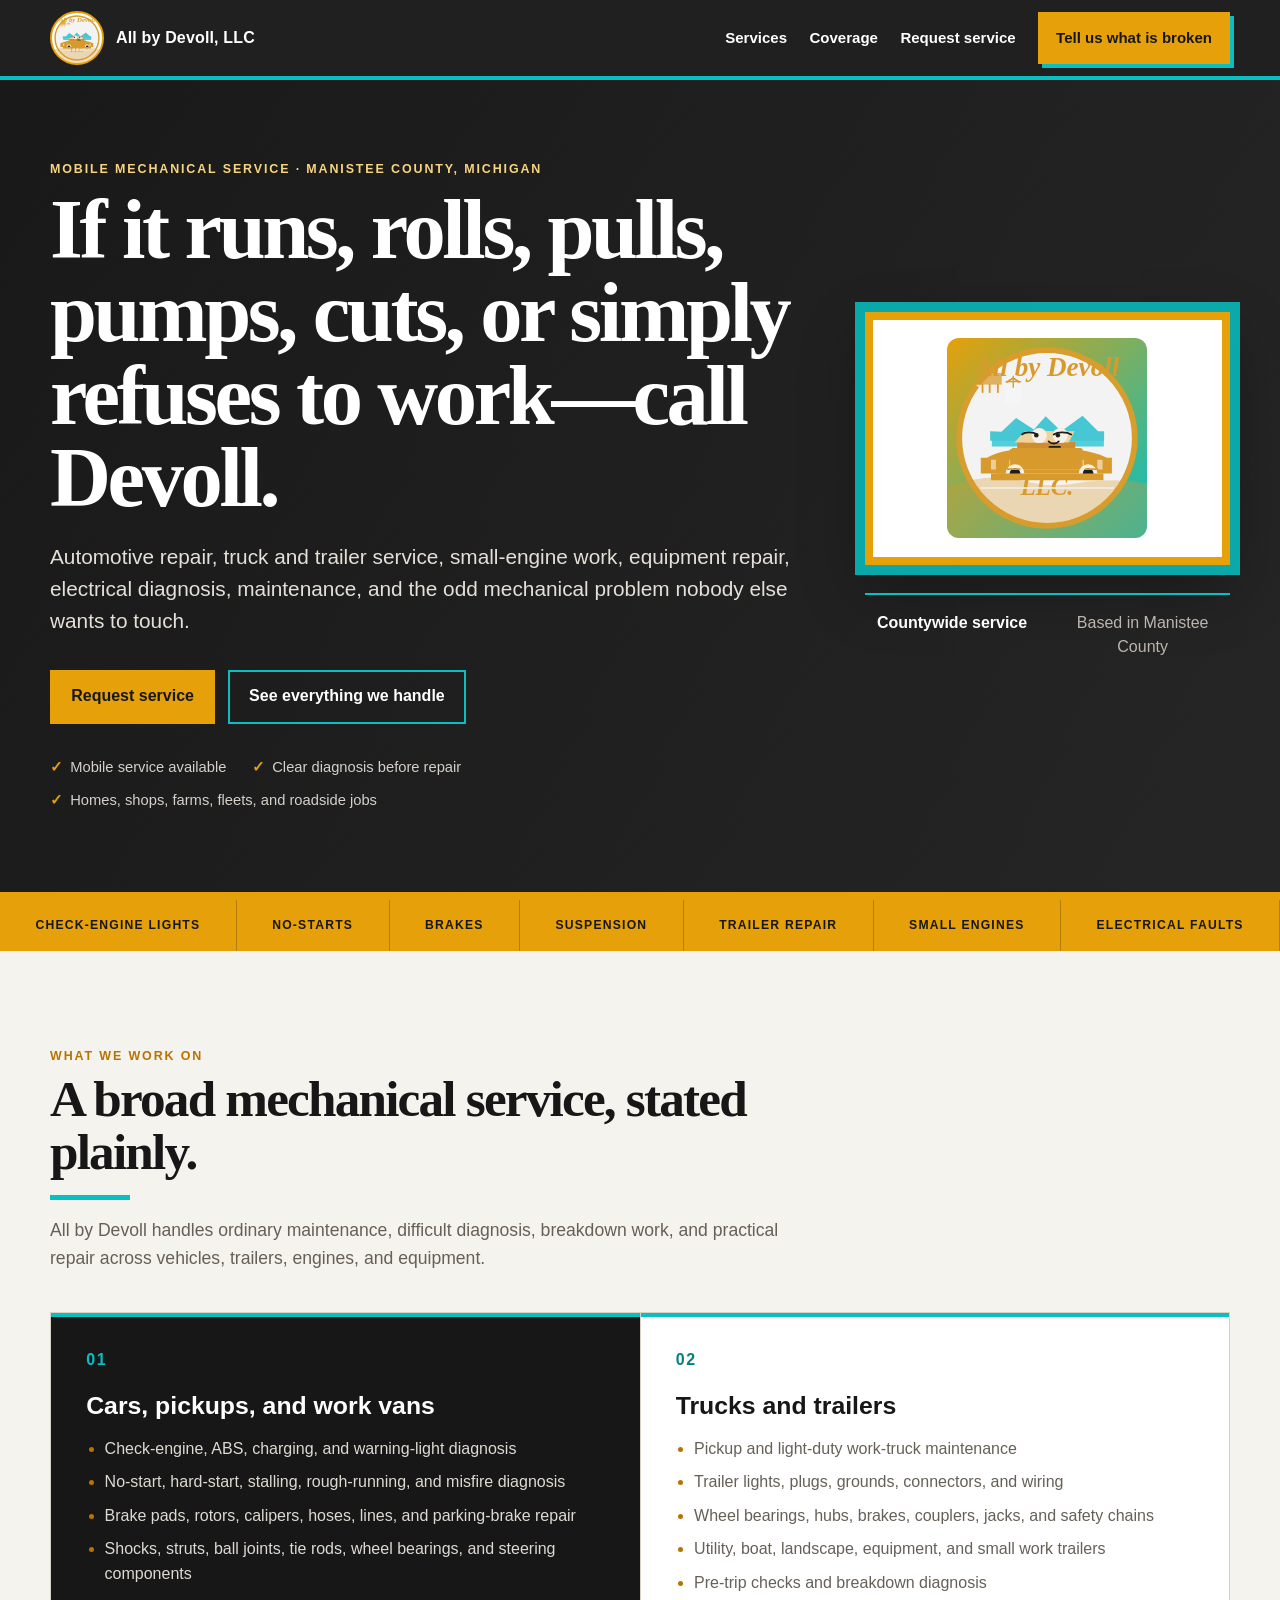
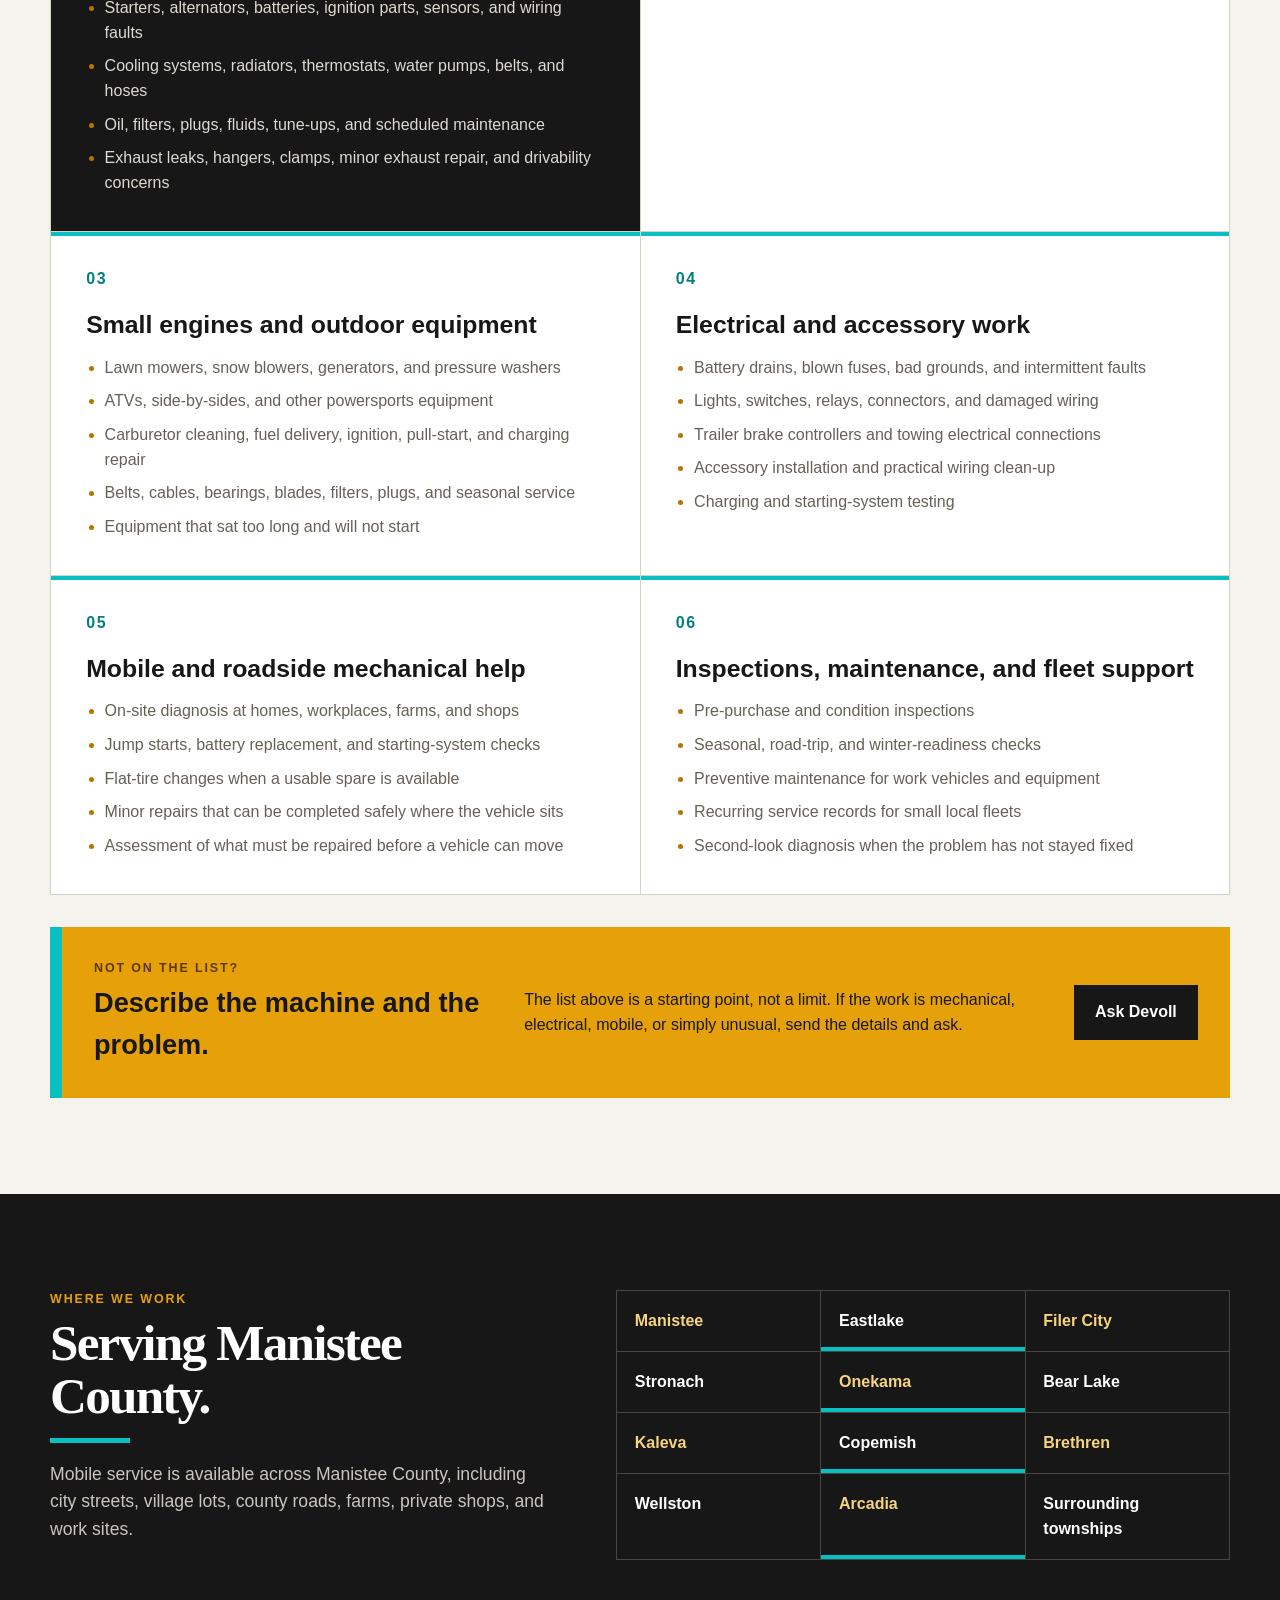
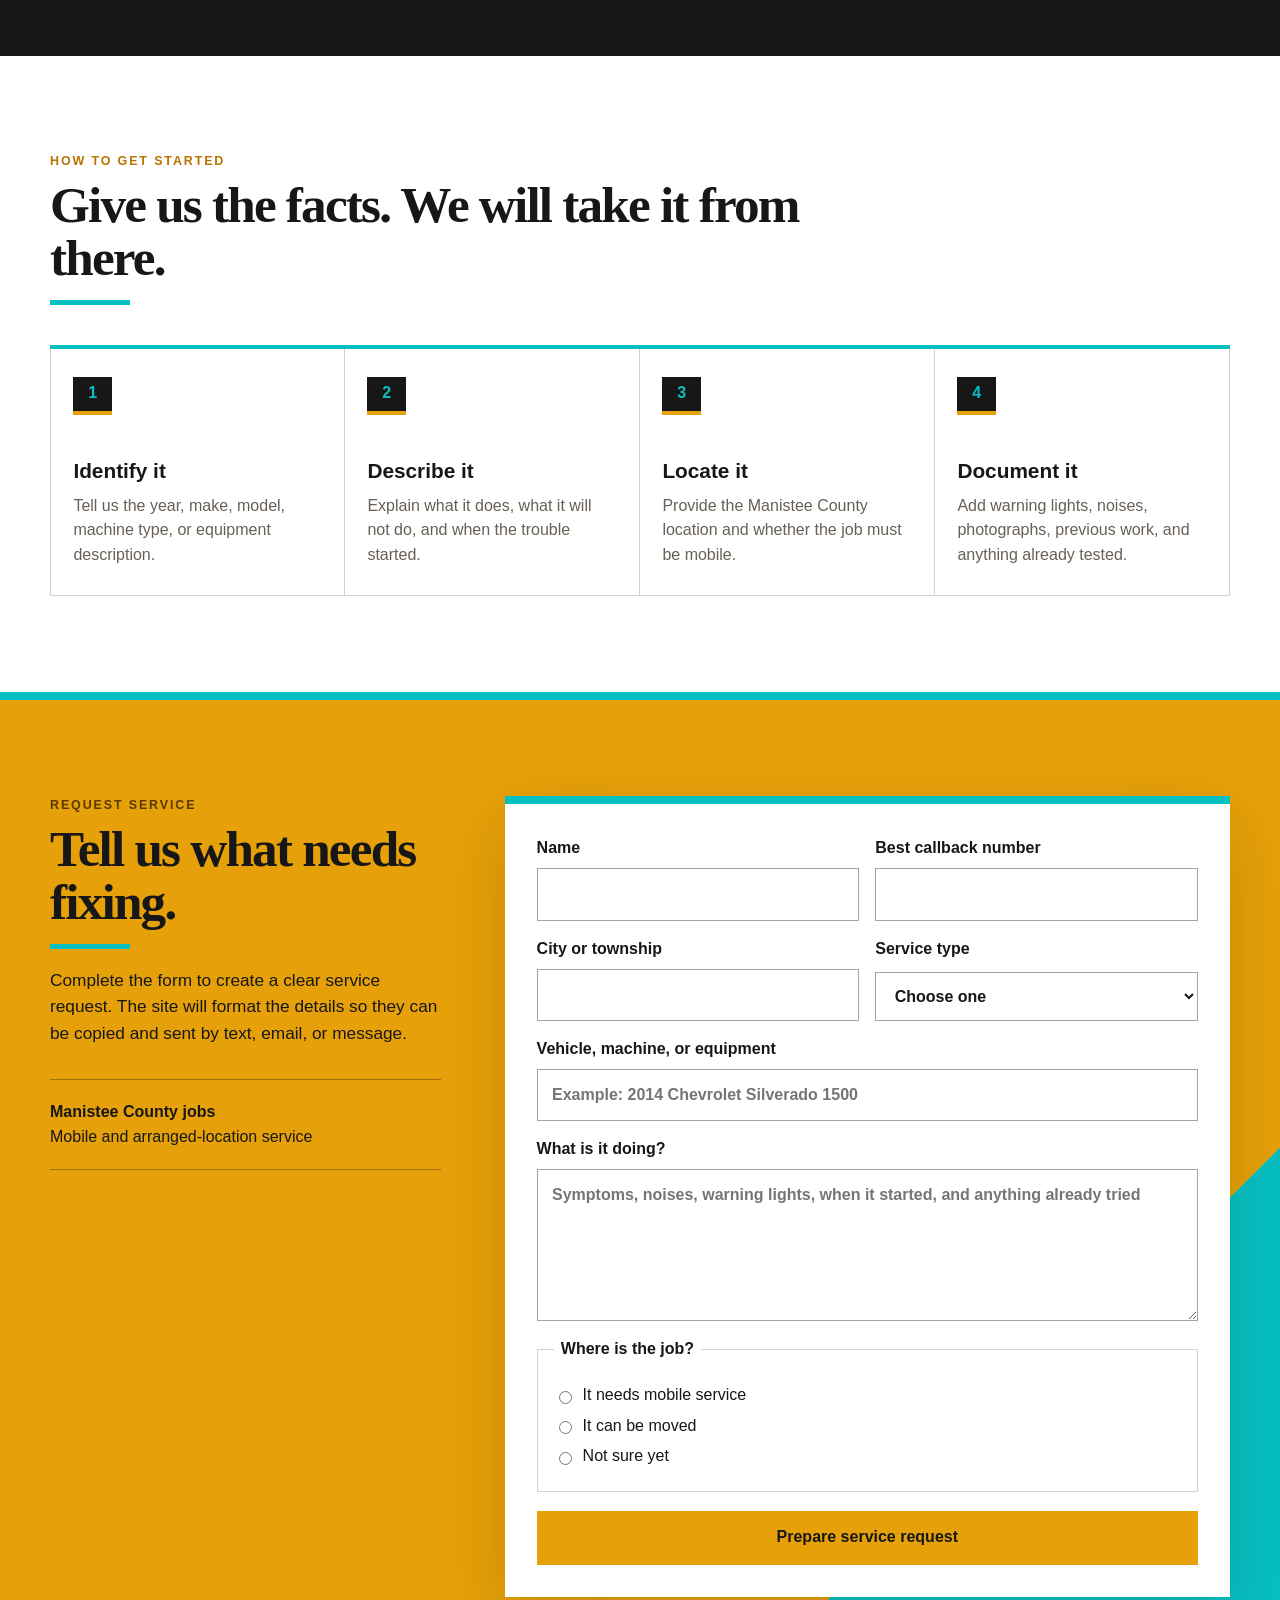
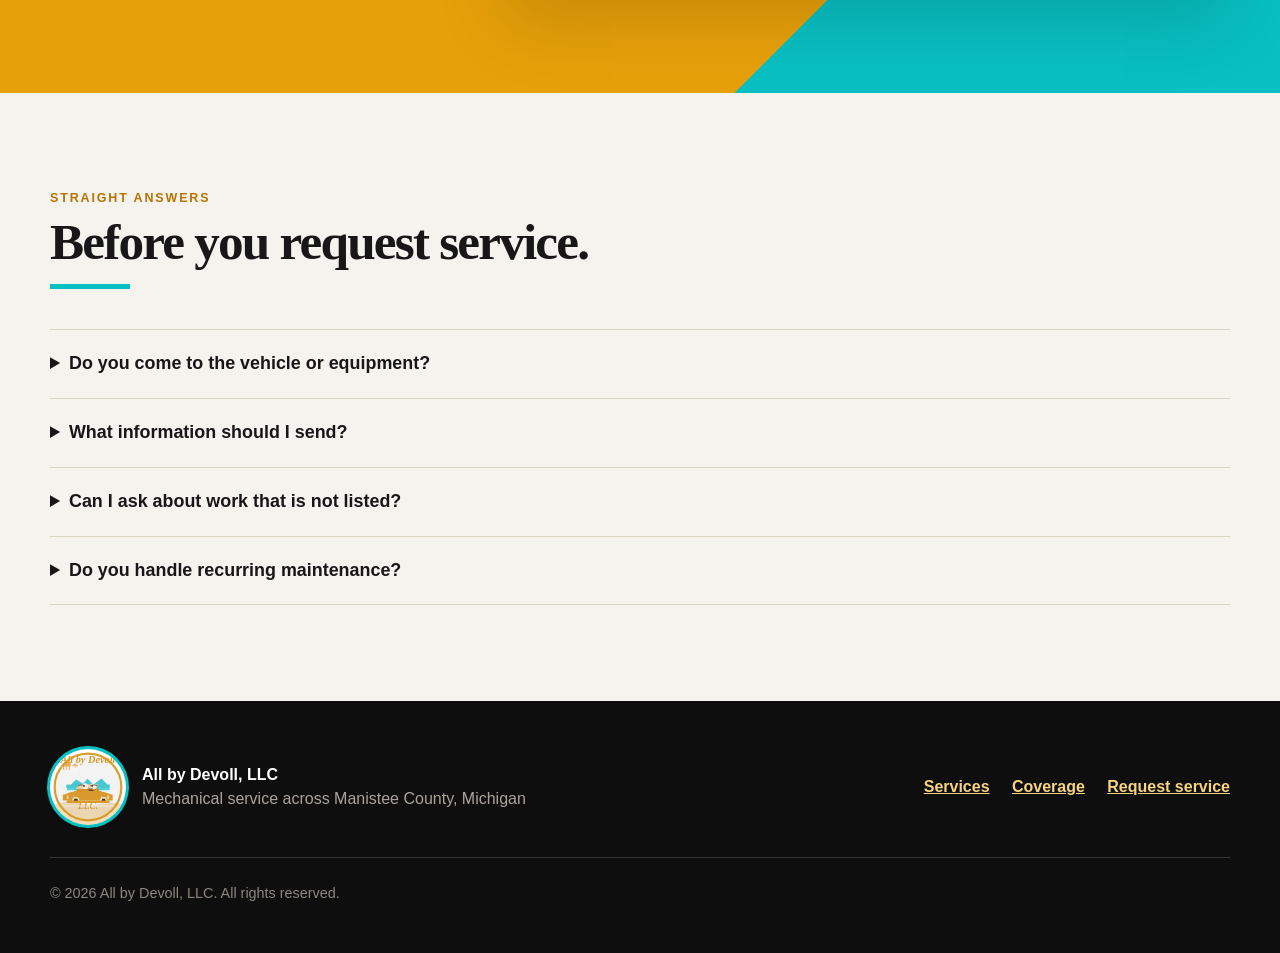
<file: all-by-devoll.html>
<!doctype html>
<html lang="en">
<head>
  <meta charset="utf-8">
  <meta name="viewport" content="width=device-width, initial-scale=1">
  <meta name="theme-color" content="#151515">
  <meta name="description" content="All by Devoll LLC provides mobile mechanical repair, diagnostics, maintenance, trailer service, equipment repair, and practical fix-it work throughout Manistee County, Michigan.">
  <title>All by Devoll LLC | Mobile Mechanical Service in Manistee County</title>
  <link rel="stylesheet" href="all-by-devoll-styles.css">
  <script src="all-by-devoll-script.js" defer></script>
</head>
<body>
  <a class="skip-link" href="#main">Skip to main content</a>

  <header class="site-header" id="top">
    <div class="header-inner">
      <a class="brand" href="#top" aria-label="All by Devoll home">
        <img class="brand-logo" src="data:image/svg+xml,%3Csvg xmlns='http://www.w3.org/2000/svg' viewBox='0 0 900 900'%3E%3Ccircle cx='450' cy='450' r='395' fill='%23f3f3f3'/%3E%3Ccircle cx='450' cy='450' r='395' fill='none' stroke='%23d79d2d' stroke-width='26'/%3E%3Ctext x='450' y='170' text-anchor='middle' font-family='Georgia, serif' font-style='italic' font-weight='700' font-size='122' fill='%23d89a2d'%3EAll by Devoll%3C/text%3E%3Ctext x='450' y='705' text-anchor='middle' font-family='Georgia, serif' font-style='italic' font-weight='700' font-size='112' fill='%23d89a2d'%3ELLC.%3C/text%3E%3Cpath d='M 202 459 H 706 V 488 H 202 Z' fill='%2350d0da'/%3E%3Cpath d='M 245 422 L 311 360 L 391 412 L 444 352 L 514 420 L 610 350 L 680 420 L 707 420 L 707 462 L 194 462 L 194 420 Z' fill='%2346c7d3'/%3E%3Cpath d='M 262 228 L 298 198 L 334 228 L 334 298 L 262 298 Z' fill='%23f4f5f5'/%3E%3Cpath d='M 286 168 L 291 185 L 263 196 L 261 228 L 334 228 L 334 196 L 305 185 L 309 168 Z' fill='%23f4f5f5'/%3E%3Cpath d='M 270 198 L 298 180 L 324 198' fill='none' stroke='%23d89a2d' stroke-width='8' stroke-linecap='round'/%3E%3Cpath d='M 298 170 L 298 224' stroke='%23d89a2d' stroke-width='6'/%3E%3Cpath d='M 264 196 L 334 196' stroke='%23d89a2d' stroke-width='6'/%3E%3Cpath d='M 246 210 L 129 210 L 172 158 L 246 158 Z' fill='%23d89a2d' opacity='0.75'/%3E%3Cpath d='M 248 210 L 130 210 L 164 244 L 248 244 Z' fill='%23f7f0e6' opacity='0.8'/%3E%3Cpath d='M 229 210 L 229 244' stroke='%23d89a2d' stroke-width='8' stroke-linecap='round'/%3E%3Cpath d='M 192 210 L 192 244' stroke='%23d89a2d' stroke-width='8' stroke-linecap='round'/%3E%3Cpath d='M 160 210 L 160 244' stroke='%23d89a2d' stroke-width='8' stroke-linecap='round'/%3E%3Cpath d='M 180 155 L 217 155' stroke='%23d89a2d' stroke-width='7'/%3E%3Cpath d='M 152 539 H 742 V 610 H 152 Z' fill='%23d89a2d'/%3E%3Cpath d='M 170 547 C 250 475, 628 474, 732 547 L 732 594 L 170 594 Z' fill='%23d89a2d'/%3E%3Cpath d='M 198 548 H 700 V 592 H 198 Z' fill='%23f7f0e6' opacity='0.62'/%3E%3Cpath d='M 284 500 H 610 V 592 H 284 Z' fill='%23d89a2d'/%3E%3Cpath d='M 316 468 H 577 V 520 H 316 Z' fill='%23cf8d2f'/%3E%3Cpath d='M 304 470 L 350 420 L 466 420 L 524 470 Z' fill='%23f0d29d'/%3E%3Cpath d='M 350 470 L 370 420 L 574 420 L 548 470 Z' fill='%23f0d29d'/%3E%3Cpath d='M 292 495 H 606 V 521 H 292 Z' fill='%23d89a2d'/%3E%3Crect x='220' y='530' width='60' height='80' fill='%23d89a2d'/%3E%3Crect x='616' y='530' width='60' height='80' fill='%23d89a2d'/%3E%3Ccircle cx='306' cy='610' r='42' fill='%23f7f0e6'/%3E%3Ccircle cx='635' cy='610' r='42' fill='%23f7f0e6'/%3E%3Ccircle cx='306' cy='610' r='24' fill='%231c1d1d'/%3E%3Ccircle cx='635' cy='610' r='24' fill='%231c1d1d'/%3E%3Ccircle cx='415' cy='439' r='34' fill='%23f7f0e6'/%3E%3Ccircle cx='510' cy='439' r='34' fill='%23f7f0e6'/%3E%3Ccircle cx='402' cy='438' r='10' fill='%231c1d1d'/%3E%3Ccircle cx='499' cy='438' r='10' fill='%231c1d1d'/%3E%3Cpath d='M 338 434 C 351 421 388 423 407 434' fill='none' stroke='%231c1d1d' stroke-width='8' stroke-linecap='round'/%3E%3Cpath d='M 480 434 C 500 421 540 423 559 434' fill='none' stroke='%231c1d1d' stroke-width='8' stroke-linecap='round'/%3E%3Cpath d='M 457 465 C 469 477 491 479 503 465' fill='none' stroke='%231c1d1d' stroke-width='8' stroke-linecap='round'/%3E%3Cpath d='M 461 490 H 509' stroke='%231c1d1d' stroke-width='8' stroke-linecap='round'/%3E%3Cpath d='M 270 590 H 330' stroke='%23d89a2d' stroke-width='7'/%3E%3Cpath d='M 620 590 H 680' stroke='%23d89a2d' stroke-width='7'/%3E%3Cpath d='M 198 610 H 704 V 640 H 198 Z' fill='%23d89a2d'/%3E%3Cpath d='M 0 670 C 120 630, 210 620, 290 634 C 400 650, 430 669, 500 663 C 608 657, 694 620, 900 655 L 900 900 L 0 900 Z' fill='%23d89a2d' opacity='0.32'/%3E%3Cpath d='M 150 670 H 752 V 680 H 150 Z' fill='%23f3eee7' opacity='0.8'/%3E%3C/svg%3E" alt="All by Devoll LLC logo">
        <span>All by Devoll, LLC</span>
      </a>

      <button class="menu-toggle" type="button" aria-expanded="false" aria-controls="site-nav">
        Menu
      </button>

      <nav class="site-nav" id="site-nav" aria-label="Primary navigation">
        <a href="#services">Services</a>
        <a href="#coverage">Coverage</a>
        <a href="#request">Request service</a>
        <a class="nav-cta" href="#request">Tell us what is broken</a>
      </nav>
    </div>
  </header>

  <main id="main">
    <section class="hero" aria-labelledby="hero-title">
      <div class="hero-copy">
        <p class="eyebrow">Mobile mechanical service · Manistee County, Michigan</p>

        <h1 id="hero-title">
          If it runs, rolls, pulls, pumps, cuts, or simply refuses to work—call Devoll.
        </h1>

        <p class="hero-lede">
          Automotive repair, truck and trailer service, small-engine work,
          equipment repair, electrical diagnosis, maintenance, and the odd
          mechanical problem nobody else wants to touch.
        </p>

        <div class="hero-actions">
          <a class="button button-primary" href="#request">Request service</a>
          <a class="button button-secondary" href="#services">See everything we handle</a>
        </div>

        <ul class="hero-points" aria-label="Service highlights">
          <li>Mobile service available</li>
          <li>Clear diagnosis before repair</li>
          <li>Homes, shops, farms, fleets, and roadside jobs</li>
        </ul>
      </div>

      <div class="hero-mark">
        <div class="logo-halo">
          <img class="logo-placeholder" src="data:image/svg+xml,%3Csvg xmlns='http://www.w3.org/2000/svg' viewBox='0 0 900 900'%3E%3Ccircle cx='450' cy='450' r='395' fill='%23f3f3f3'/%3E%3Ccircle cx='450' cy='450' r='395' fill='none' stroke='%23d79d2d' stroke-width='26'/%3E%3Ctext x='450' y='170' text-anchor='middle' font-family='Georgia, serif' font-style='italic' font-weight='700' font-size='122' fill='%23d89a2d'%3EAll by Devoll%3C/text%3E%3Ctext x='450' y='705' text-anchor='middle' font-family='Georgia, serif' font-style='italic' font-weight='700' font-size='112' fill='%23d89a2d'%3ELLC.%3C/text%3E%3Cpath d='M 202 459 H 706 V 488 H 202 Z' fill='%2350d0da'/%3E%3Cpath d='M 245 422 L 311 360 L 391 412 L 444 352 L 514 420 L 610 350 L 680 420 L 707 420 L 707 462 L 194 462 L 194 420 Z' fill='%2346c7d3'/%3E%3Cpath d='M 262 228 L 298 198 L 334 228 L 334 298 L 262 298 Z' fill='%23f4f5f5'/%3E%3Cpath d='M 286 168 L 291 185 L 263 196 L 261 228 L 334 228 L 334 196 L 305 185 L 309 168 Z' fill='%23f4f5f5'/%3E%3Cpath d='M 270 198 L 298 180 L 324 198' fill='none' stroke='%23d89a2d' stroke-width='8' stroke-linecap='round'/%3E%3Cpath d='M 298 170 L 298 224' stroke='%23d89a2d' stroke-width='6'/%3E%3Cpath d='M 264 196 L 334 196' stroke='%23d89a2d' stroke-width='6'/%3E%3Cpath d='M 246 210 L 129 210 L 172 158 L 246 158 Z' fill='%23d89a2d' opacity='0.75'/%3E%3Cpath d='M 248 210 L 130 210 L 164 244 L 248 244 Z' fill='%23f7f0e6' opacity='0.8'/%3E%3Cpath d='M 229 210 L 229 244' stroke='%23d89a2d' stroke-width='8' stroke-linecap='round'/%3E%3Cpath d='M 192 210 L 192 244' stroke='%23d89a2d' stroke-width='8' stroke-linecap='round'/%3E%3Cpath d='M 160 210 L 160 244' stroke='%23d89a2d' stroke-width='8' stroke-linecap='round'/%3E%3Cpath d='M 180 155 L 217 155' stroke='%23d89a2d' stroke-width='7'/%3E%3Cpath d='M 152 539 H 742 V 610 H 152 Z' fill='%23d89a2d'/%3E%3Cpath d='M 170 547 C 250 475, 628 474, 732 547 L 732 594 L 170 594 Z' fill='%23d89a2d'/%3E%3Cpath d='M 198 548 H 700 V 592 H 198 Z' fill='%23f7f0e6' opacity='0.62'/%3E%3Cpath d='M 284 500 H 610 V 592 H 284 Z' fill='%23d89a2d'/%3E%3Cpath d='M 316 468 H 577 V 520 H 316 Z' fill='%23cf8d2f'/%3E%3Cpath d='M 304 470 L 350 420 L 466 420 L 524 470 Z' fill='%23f0d29d'/%3E%3Cpath d='M 350 470 L 370 420 L 574 420 L 548 470 Z' fill='%23f0d29d'/%3E%3Cpath d='M 292 495 H 606 V 521 H 292 Z' fill='%23d89a2d'/%3E%3Crect x='220' y='530' width='60' height='80' fill='%23d89a2d'/%3E%3Crect x='616' y='530' width='60' height='80' fill='%23d89a2d'/%3E%3Ccircle cx='306' cy='610' r='42' fill='%23f7f0e6'/%3E%3Ccircle cx='635' cy='610' r='42' fill='%23f7f0e6'/%3E%3Ccircle cx='306' cy='610' r='24' fill='%231c1d1d'/%3E%3Ccircle cx='635' cy='610' r='24' fill='%231c1d1d'/%3E%3Ccircle cx='415' cy='439' r='34' fill='%23f7f0e6'/%3E%3Ccircle cx='510' cy='439' r='34' fill='%23f7f0e6'/%3E%3Ccircle cx='402' cy='438' r='10' fill='%231c1d1d'/%3E%3Ccircle cx='499' cy='438' r='10' fill='%231c1d1d'/%3E%3Cpath d='M 338 434 C 351 421 388 423 407 434' fill='none' stroke='%231c1d1d' stroke-width='8' stroke-linecap='round'/%3E%3Cpath d='M 480 434 C 500 421 540 423 559 434' fill='none' stroke='%231c1d1d' stroke-width='8' stroke-linecap='round'/%3E%3Cpath d='M 457 465 C 469 477 491 479 503 465' fill='none' stroke='%231c1d1d' stroke-width='8' stroke-linecap='round'/%3E%3Cpath d='M 461 490 H 509' stroke='%231c1d1d' stroke-width='8' stroke-linecap='round'/%3E%3Cpath d='M 270 590 H 330' stroke='%23d89a2d' stroke-width='7'/%3E%3Cpath d='M 620 590 H 680' stroke='%23d89a2d' stroke-width='7'/%3E%3Cpath d='M 198 610 H 704 V 640 H 198 Z' fill='%23d89a2d'/%3E%3Cpath d='M 0 670 C 120 630, 210 620, 290 634 C 400 650, 430 669, 500 663 C 608 657, 694 620, 900 655 L 900 900 L 0 900 Z' fill='%23d89a2d' opacity='0.32'/%3E%3Cpath d='M 150 670 H 752 V 680 H 150 Z' fill='%23f3eee7' opacity='0.8'/%3E%3C/svg%3E" alt="All by Devoll LLC logo">
        </div>

        <p>
          <strong>Countywide service</strong>
          <span>Based in Manistee County</span>
        </p>
      </div>
    </section>

    <section class="quick-strip" aria-label="Common service requests">
      <span>Check-engine lights</span>
      <span>No-starts</span>
      <span>Brakes</span>
      <span>Suspension</span>
      <span>Trailer repair</span>
      <span>Small engines</span>
      <span>Electrical faults</span>
    </section>

    <section class="section services" id="services" aria-labelledby="services-title">
      <div class="section-heading">
        <p class="eyebrow">What we work on</p>
        <h2 id="services-title">A broad mechanical service, stated plainly.</h2>
        <p>
          All by Devoll handles ordinary maintenance, difficult diagnosis,
          breakdown work, and practical repair across vehicles, trailers,
          engines, and equipment.
        </p>
      </div>

      <div class="service-grid">
        <article class="service-card service-card-featured">
          <p class="service-number">01</p>
          <h3>Cars, pickups, and work vans</h3>

          <ul>
            <li>Check-engine, ABS, charging, and warning-light diagnosis</li>
            <li>No-start, hard-start, stalling, rough-running, and misfire diagnosis</li>
            <li>Brake pads, rotors, calipers, hoses, lines, and parking-brake repair</li>
            <li>Shocks, struts, ball joints, tie rods, wheel bearings, and steering components</li>
            <li>Starters, alternators, batteries, ignition parts, sensors, and wiring faults</li>
            <li>Cooling systems, radiators, thermostats, water pumps, belts, and hoses</li>
            <li>Oil, filters, plugs, fluids, tune-ups, and scheduled maintenance</li>
            <li>Exhaust leaks, hangers, clamps, minor exhaust repair, and drivability concerns</li>
          </ul>
        </article>

        <article class="service-card">
          <p class="service-number">02</p>
          <h3>Trucks and trailers</h3>

          <ul>
            <li>Pickup and light-duty work-truck maintenance</li>
            <li>Trailer lights, plugs, grounds, connectors, and wiring</li>
            <li>Wheel bearings, hubs, brakes, couplers, jacks, and safety chains</li>
            <li>Utility, boat, landscape, equipment, and small work trailers</li>
            <li>Pre-trip checks and breakdown diagnosis</li>
          </ul>
        </article>

        <article class="service-card">
          <p class="service-number">03</p>
          <h3>Small engines and outdoor equipment</h3>

          <ul>
            <li>Lawn mowers, snow blowers, generators, and pressure washers</li>
            <li>ATVs, side-by-sides, and other powersports equipment</li>
            <li>Carburetor cleaning, fuel delivery, ignition, pull-start, and charging repair</li>
            <li>Belts, cables, bearings, blades, filters, plugs, and seasonal service</li>
            <li>Equipment that sat too long and will not start</li>
          </ul>
        </article>

        <article class="service-card">
          <p class="service-number">04</p>
          <h3>Electrical and accessory work</h3>

          <ul>
            <li>Battery drains, blown fuses, bad grounds, and intermittent faults</li>
            <li>Lights, switches, relays, connectors, and damaged wiring</li>
            <li>Trailer brake controllers and towing electrical connections</li>
            <li>Accessory installation and practical wiring clean-up</li>
            <li>Charging and starting-system testing</li>
          </ul>
        </article>

        <article class="service-card">
          <p class="service-number">05</p>
          <h3>Mobile and roadside mechanical help</h3>

          <ul>
            <li>On-site diagnosis at homes, workplaces, farms, and shops</li>
            <li>Jump starts, battery replacement, and starting-system checks</li>
            <li>Flat-tire changes when a usable spare is available</li>
            <li>Minor repairs that can be completed safely where the vehicle sits</li>
            <li>Assessment of what must be repaired before a vehicle can move</li>
          </ul>
        </article>

        <article class="service-card">
          <p class="service-number">06</p>
          <h3>Inspections, maintenance, and fleet support</h3>

          <ul>
            <li>Pre-purchase and condition inspections</li>
            <li>Seasonal, road-trip, and winter-readiness checks</li>
            <li>Preventive maintenance for work vehicles and equipment</li>
            <li>Recurring service records for small local fleets</li>
            <li>Second-look diagnosis when the problem has not stayed fixed</li>
          </ul>
        </article>
      </div>

      <div class="ask-banner">
        <div>
          <p class="eyebrow">Not on the list?</p>
          <h3>Describe the machine and the problem.</h3>
        </div>

        <p>
          The list above is a starting point, not a limit. If the work is
          mechanical, electrical, mobile, or simply unusual, send the details
          and ask.
        </p>

        <a class="button button-dark" href="#request">Ask Devoll</a>
      </div>
    </section>

    <section class="section coverage" id="coverage" aria-labelledby="coverage-title">
      <div class="coverage-panel">
        <div>
          <p class="eyebrow">Where we work</p>
          <h2 id="coverage-title">Serving Manistee County.</h2>

          <p>
            Mobile service is available across Manistee County, including city
            streets, village lots, county roads, farms, private shops, and work
            sites.
          </p>
        </div>

        <div class="place-list" aria-label="Communities served">
          <span>Manistee</span>
          <span>Eastlake</span>
          <span>Filer City</span>
          <span>Stronach</span>
          <span>Onekama</span>
          <span>Bear Lake</span>
          <span>Kaleva</span>
          <span>Copemish</span>
          <span>Brethren</span>
          <span>Wellston</span>
          <span>Arcadia</span>
          <span>Surrounding townships</span>
        </div>
      </div>
    </section>

    <section class="section process" aria-labelledby="process-title">
      <div class="section-heading">
        <p class="eyebrow">How to get started</p>
        <h2 id="process-title">Give us the facts. We will take it from there.</h2>
      </div>

      <ol class="process-list">
        <li>
          <span>1</span>
          <div>
            <h3>Identify it</h3>
            <p>Tell us the year, make, model, machine type, or equipment description.</p>
          </div>
        </li>

        <li>
          <span>2</span>
          <div>
            <h3>Describe it</h3>
            <p>Explain what it does, what it will not do, and when the trouble started.</p>
          </div>
        </li>

        <li>
          <span>3</span>
          <div>
            <h3>Locate it</h3>
            <p>Provide the Manistee County location and whether the job must be mobile.</p>
          </div>
        </li>

        <li>
          <span>4</span>
          <div>
            <h3>Document it</h3>
            <p>Add warning lights, noises, photographs, previous work, and anything already tested.</p>
          </div>
        </li>
      </ol>
    </section>

    <section class="section request" id="request" aria-labelledby="request-title">
      <div class="request-copy">
        <p class="eyebrow">Request service</p>
        <h2 id="request-title">Tell us what needs fixing.</h2>

        <p>
          Complete the form to create a clear service request. The site will
          format the details so they can be copied and sent by text, email, or
          message.
        </p>

        <div class="contact-note">
          <strong>Manistee County jobs</strong>
          <span>Mobile and arranged-location service</span>
        </div>
      </div>

      <form class="request-form" id="service-form">
        <div class="field-row">
          <label>
            Name
            <input name="name" autocomplete="name" required>
          </label>

          <label>
            Best callback number
            <input name="phone" type="tel" autocomplete="tel" required>
          </label>
        </div>

        <div class="field-row">
          <label>
            City or township
            <input name="location" autocomplete="address-level2" required>
          </label>

          <label>
            Service type
            <select name="service" required>
              <option value="">Choose one</option>
              <option>Automotive diagnosis or repair</option>
              <option>Truck or trailer service</option>
              <option>Small engine or outdoor equipment</option>
              <option>Electrical or wiring</option>
              <option>Mobile or roadside mechanical help</option>
              <option>Inspection or preventive maintenance</option>
              <option>Other mechanical work</option>
            </select>
          </label>
        </div>

        <label>
          Vehicle, machine, or equipment
          <input
            name="machine"
            placeholder="Example: 2014 Chevrolet Silverado 1500"
            required
          >
        </label>

        <label>
          What is it doing?
          <textarea
            name="problem"
            rows="5"
            placeholder="Symptoms, noises, warning lights, when it started, and anything already tried"
            required
          ></textarea>
        </label>

        <fieldset>
          <legend>Where is the job?</legend>

          <label class="choice">
            <input type="radio" name="mobility" value="It needs mobile service" required>
            It needs mobile service
          </label>

          <label class="choice">
            <input type="radio" name="mobility" value="It can be moved">
            It can be moved
          </label>

          <label class="choice">
            <input type="radio" name="mobility" value="Not sure yet">
            Not sure yet
          </label>
        </fieldset>

        <button class="button button-primary form-submit" type="submit">
          Prepare service request
        </button>

        <div class="request-result" id="request-result" hidden aria-live="polite">
          <h3>Your request is ready.</h3>

          <textarea
            id="request-summary"
            rows="11"
            readonly
            aria-label="Formatted service request"
          ></textarea>

          <button class="button button-dark" id="copy-request" type="button">
            Copy request
          </button>

          <span class="copy-status" id="copy-status"></span>
        </div>
      </form>
    </section>

    <section class="section faq" aria-labelledby="faq-title">
      <div class="section-heading">
        <p class="eyebrow">Straight answers</p>
        <h2 id="faq-title">Before you request service.</h2>
      </div>

      <div class="faq-list">
        <details>
          <summary>Do you come to the vehicle or equipment?</summary>
          <p>
            Yes. Mobile work is available throughout Manistee County when the
            job can be diagnosed or completed safely at its present location.
          </p>
        </details>

        <details>
          <summary>What information should I send?</summary>
          <p>
            Send the year, make, model, location, symptoms, warning lights,
            noises, previous repairs, and photographs when they help show the
            problem.
          </p>
        </details>

        <details>
          <summary>Can I ask about work that is not listed?</summary>
          <p>
            Yes. All by Devoll handles a broad range of mechanical and practical
            repair work. Describe the job and ask directly.
          </p>
        </details>

        <details>
          <summary>Do you handle recurring maintenance?</summary>
          <p>
            Yes. Individual vehicles, work trucks, trailers, equipment, and
            small local fleets can be placed on a recurring maintenance
            schedule.
          </p>
        </details>
      </div>
    </section>
  </main>

  <footer class="site-footer">
    <div class="footer-brand">
      <img class="footer-logo" src="data:image/svg+xml,%3Csvg xmlns='http://www.w3.org/2000/svg' viewBox='0 0 900 900'%3E%3Ccircle cx='450' cy='450' r='395' fill='%23f3f3f3'/%3E%3Ccircle cx='450' cy='450' r='395' fill='none' stroke='%23d79d2d' stroke-width='26'/%3E%3Ctext x='450' y='170' text-anchor='middle' font-family='Georgia, serif' font-style='italic' font-weight='700' font-size='122' fill='%23d89a2d'%3EAll by Devoll%3C/text%3E%3Ctext x='450' y='705' text-anchor='middle' font-family='Georgia, serif' font-style='italic' font-weight='700' font-size='112' fill='%23d89a2d'%3ELLC.%3C/text%3E%3Cpath d='M 202 459 H 706 V 488 H 202 Z' fill='%2350d0da'/%3E%3Cpath d='M 245 422 L 311 360 L 391 412 L 444 352 L 514 420 L 610 350 L 680 420 L 707 420 L 707 462 L 194 462 L 194 420 Z' fill='%2346c7d3'/%3E%3Cpath d='M 262 228 L 298 198 L 334 228 L 334 298 L 262 298 Z' fill='%23f4f5f5'/%3E%3Cpath d='M 286 168 L 291 185 L 263 196 L 261 228 L 334 228 L 334 196 L 305 185 L 309 168 Z' fill='%23f4f5f5'/%3E%3Cpath d='M 270 198 L 298 180 L 324 198' fill='none' stroke='%23d89a2d' stroke-width='8' stroke-linecap='round'/%3E%3Cpath d='M 298 170 L 298 224' stroke='%23d89a2d' stroke-width='6'/%3E%3Cpath d='M 264 196 L 334 196' stroke='%23d89a2d' stroke-width='6'/%3E%3Cpath d='M 246 210 L 129 210 L 172 158 L 246 158 Z' fill='%23d89a2d' opacity='0.75'/%3E%3Cpath d='M 248 210 L 130 210 L 164 244 L 248 244 Z' fill='%23f7f0e6' opacity='0.8'/%3E%3Cpath d='M 229 210 L 229 244' stroke='%23d89a2d' stroke-width='8' stroke-linecap='round'/%3E%3Cpath d='M 192 210 L 192 244' stroke='%23d89a2d' stroke-width='8' stroke-linecap='round'/%3E%3Cpath d='M 160 210 L 160 244' stroke='%23d89a2d' stroke-width='8' stroke-linecap='round'/%3E%3Cpath d='M 180 155 L 217 155' stroke='%23d89a2d' stroke-width='7'/%3E%3Cpath d='M 152 539 H 742 V 610 H 152 Z' fill='%23d89a2d'/%3E%3Cpath d='M 170 547 C 250 475, 628 474, 732 547 L 732 594 L 170 594 Z' fill='%23d89a2d'/%3E%3Cpath d='M 198 548 H 700 V 592 H 198 Z' fill='%23f7f0e6' opacity='0.62'/%3E%3Cpath d='M 284 500 H 610 V 592 H 284 Z' fill='%23d89a2d'/%3E%3Cpath d='M 316 468 H 577 V 520 H 316 Z' fill='%23cf8d2f'/%3E%3Cpath d='M 304 470 L 350 420 L 466 420 L 524 470 Z' fill='%23f0d29d'/%3E%3Cpath d='M 350 470 L 370 420 L 574 420 L 548 470 Z' fill='%23f0d29d'/%3E%3Cpath d='M 292 495 H 606 V 521 H 292 Z' fill='%23d89a2d'/%3E%3Crect x='220' y='530' width='60' height='80' fill='%23d89a2d'/%3E%3Crect x='616' y='530' width='60' height='80' fill='%23d89a2d'/%3E%3Ccircle cx='306' cy='610' r='42' fill='%23f7f0e6'/%3E%3Ccircle cx='635' cy='610' r='42' fill='%23f7f0e6'/%3E%3Ccircle cx='306' cy='610' r='24' fill='%231c1d1d'/%3E%3Ccircle cx='635' cy='610' r='24' fill='%231c1d1d'/%3E%3Ccircle cx='415' cy='439' r='34' fill='%23f7f0e6'/%3E%3Ccircle cx='510' cy='439' r='34' fill='%23f7f0e6'/%3E%3Ccircle cx='402' cy='438' r='10' fill='%231c1d1d'/%3E%3Ccircle cx='499' cy='438' r='10' fill='%231c1d1d'/%3E%3Cpath d='M 338 434 C 351 421 388 423 407 434' fill='none' stroke='%231c1d1d' stroke-width='8' stroke-linecap='round'/%3E%3Cpath d='M 480 434 C 500 421 540 423 559 434' fill='none' stroke='%231c1d1d' stroke-width='8' stroke-linecap='round'/%3E%3Cpath d='M 457 465 C 469 477 491 479 503 465' fill='none' stroke='%231c1d1d' stroke-width='8' stroke-linecap='round'/%3E%3Cpath d='M 461 490 H 509' stroke='%231c1d1d' stroke-width='8' stroke-linecap='round'/%3E%3Cpath d='M 270 590 H 330' stroke='%23d89a2d' stroke-width='7'/%3E%3Cpath d='M 620 590 H 680' stroke='%23d89a2d' stroke-width='7'/%3E%3Cpath d='M 198 610 H 704 V 640 H 198 Z' fill='%23d89a2d'/%3E%3Cpath d='M 0 670 C 120 630, 210 620, 290 634 C 400 650, 430 669, 500 663 C 608 657, 694 620, 900 655 L 900 900 L 0 900 Z' fill='%23d89a2d' opacity='0.32'/%3E%3Cpath d='M 150 670 H 752 V 680 H 150 Z' fill='%23f3eee7' opacity='0.8'/%3E%3C/svg%3E" alt="All by Devoll LLC logo">

      <div>
        <strong>All by Devoll, LLC</strong>
        <span>Mechanical service across Manistee County, Michigan</span>
      </div>
    </div>

    <div class="footer-links">
      <a href="#services">Services</a>
      <a href="#coverage">Coverage</a>
      <a href="#request">Request service</a>
    </div>

    <p>© <span id="year"></span> All by Devoll, LLC. All rights reserved.</p>
  </footer>
</body>
</html>
</file>
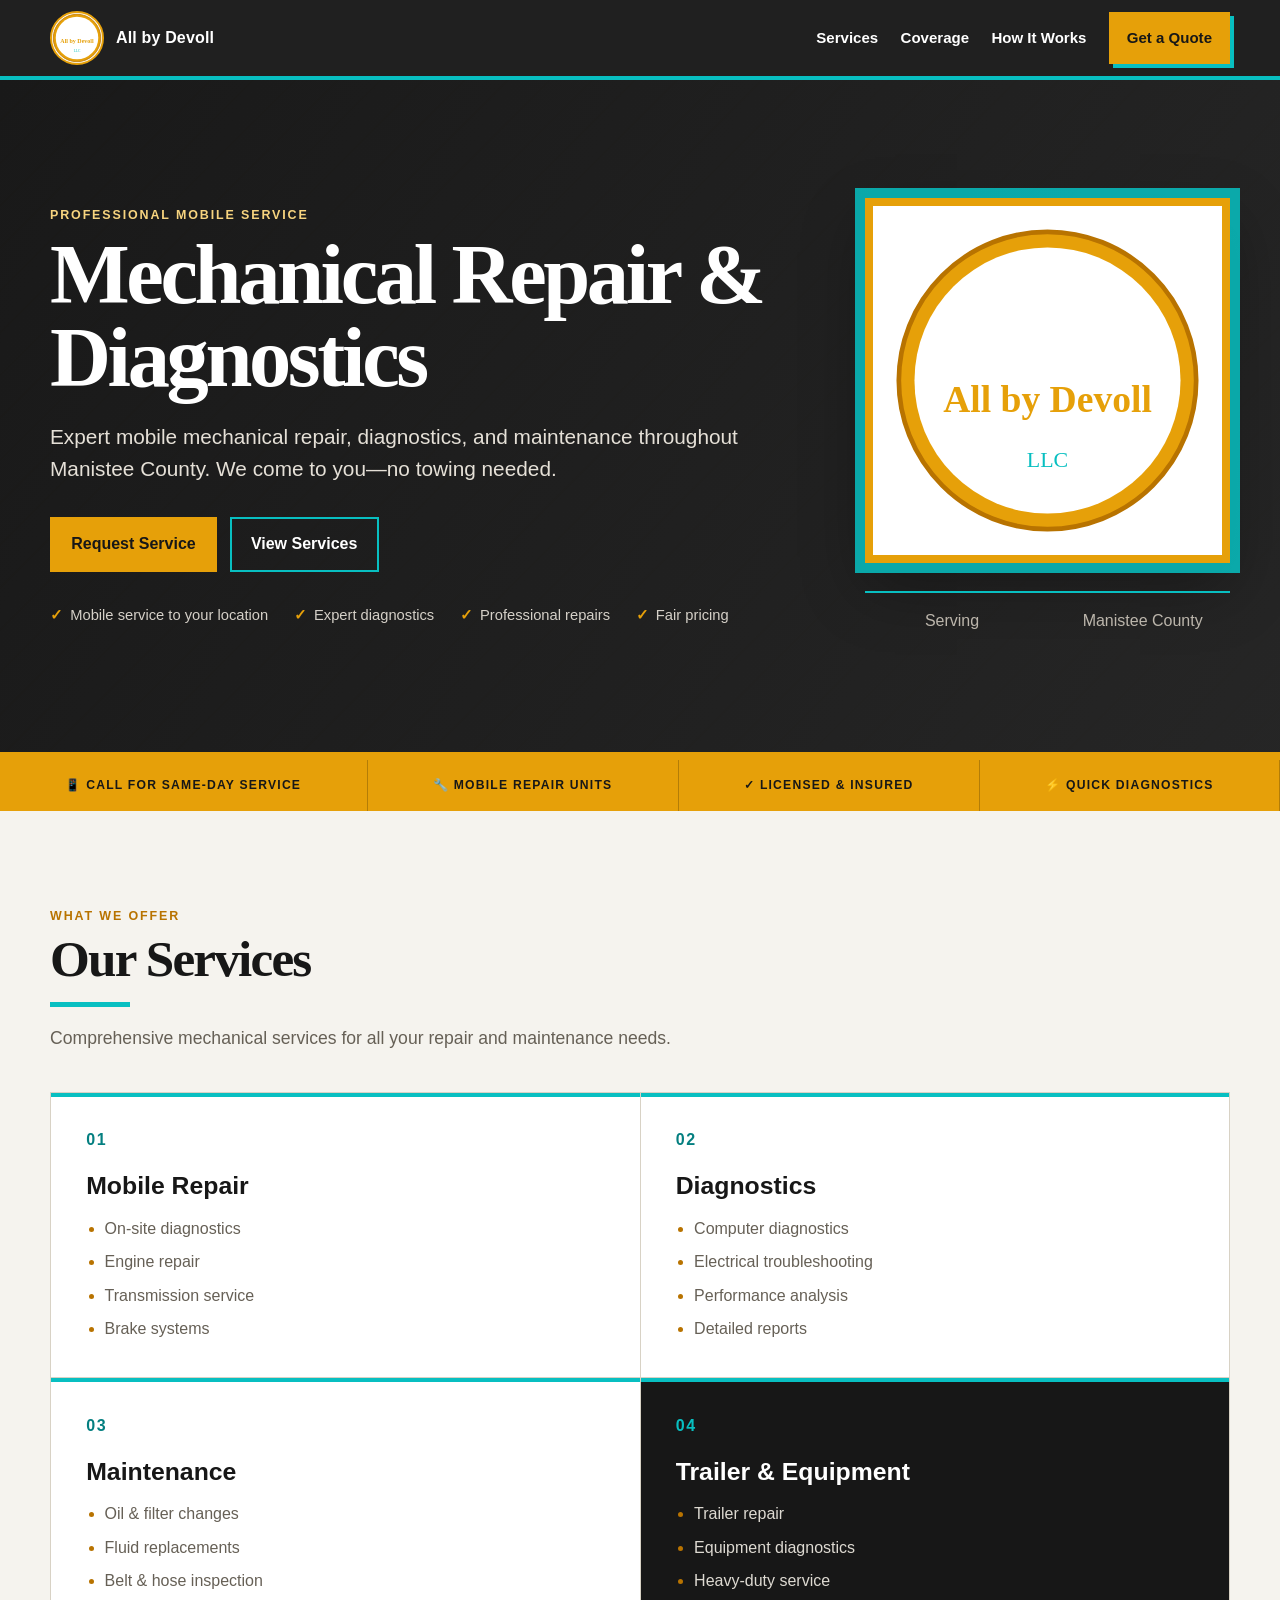
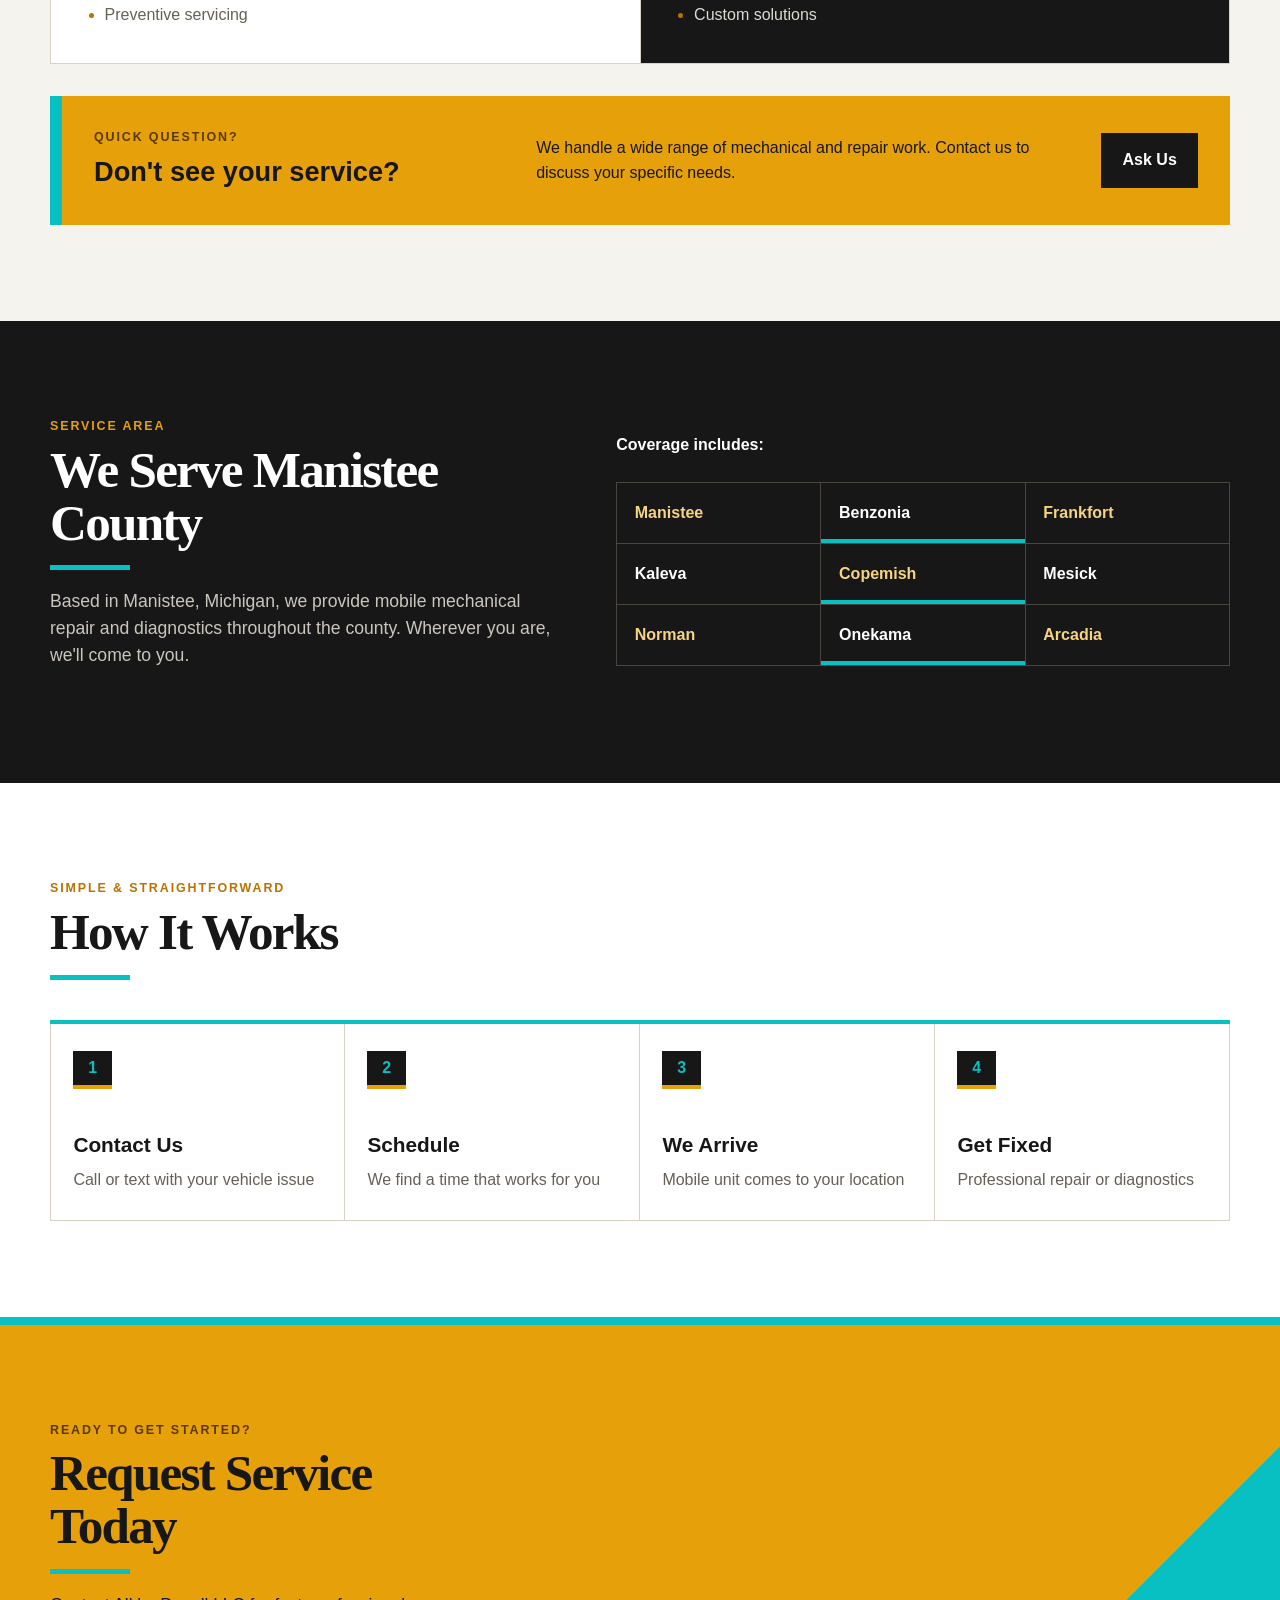
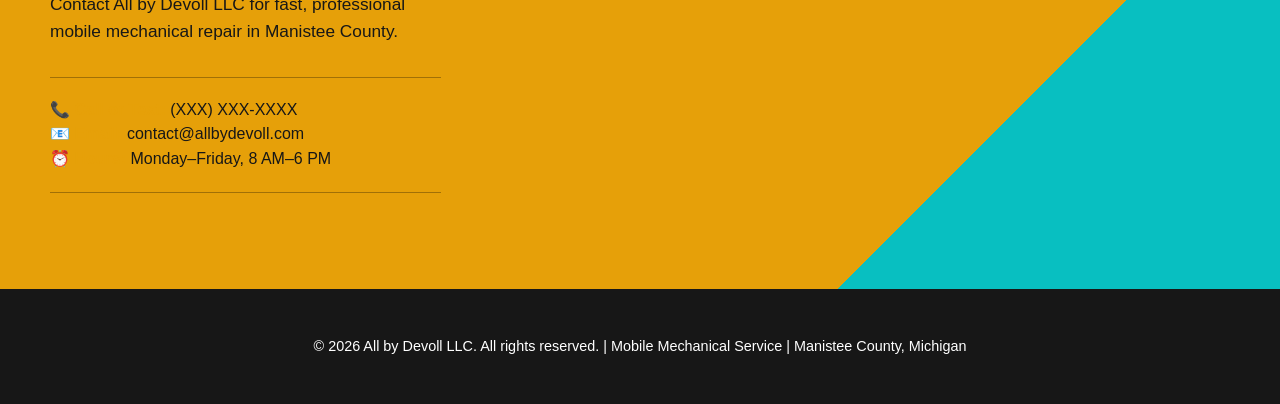
<file: All_by_Devoll_GitHub_index.html>
<!doctype html>
<html lang="en">
<head>
  <meta charset="utf-8">
  <meta name="viewport" content="width=device-width, initial-scale=1">
  <meta name="theme-color" content="#151515">
  <meta name="description" content="All by Devoll LLC provides mobile mechanical repair, diagnostics, maintenance, trailer service, equipment repair, and practical fix-it work throughout Manistee County, Michigan.">
  <title>All by Devoll LLC | Mobile Mechanical Service in Manistee County</title>
  <link rel="icon" href="data:image/svg+xml,<svg xmlns='http://www.w3.org/2000/svg' viewBox='0 0 200 200'><circle cx='100' cy='100' r='95' fill='%23e6a009' stroke='%23b87300' stroke-width='3'/><circle cx='100' cy='100' r='85' fill='white'/><text x='100' y='120' font-size='24' font-weight='bold' text-anchor='middle' fill='%23e6a009'>All by Devoll</text><text x='100' y='155' font-size='14' text-anchor='middle' fill='%2308bfc1'>LLC</text></svg>" type="image/svg+xml">
  <style>
:root {
  --gold: #e6a009;
  --gold-deep: #b87300;
  --gold-soft: #f7d47f;
  --teal: #08bfc1;
  --ink: #171717;
  --ink-2: #242424;
  --paper: #ffffff;
  --mist: #f5f3ee;
  --line: #d8d2c5;
  --muted: #666056;
  --shadow: 0 24px 70px rgba(0, 0, 0, .14);
}

* { box-sizing: border-box; }
html { scroll-behavior: smooth; }
body {
  margin: 0;
  background: var(--paper);
  color: var(--ink);
  font-family: Arial, Helvetica, sans-serif;
  font-size: 1rem;
  line-height: 1.55;
}
a { color: inherit; }
img { display: block; max-width: 100%; }
button, input, select, textarea { font: inherit; }

.skip-link { position: fixed; top: .5rem; left: .5rem; z-index: 999; padding: .75rem 1rem; background: white; color: black; transform: translateY(-160%); }
.skip-link:focus { transform: translateY(0); }

.site-header { position: sticky; top: 0; z-index: 50; background: rgba(23,23,23,.96); color: white; border-bottom: 4px solid var(--teal); backdrop-filter: blur(14px); }
.header-inner { width: min(1180px, calc(100% - 2rem)); min-height: 76px; margin: 0 auto; display: flex; align-items: center; justify-content: space-between; gap: 1.5rem; }
.brand { display: inline-flex; align-items: center; gap: .75rem; text-decoration: none; font-weight: 800; letter-spacing: .01em; }
.brand img { width: 54px; height: 54px; object-fit: contain; background: white; border-radius: 50%; border: 2px solid var(--gold); }
.site-nav { display: flex; align-items: center; gap: 1.4rem; }
.site-nav a { text-decoration: none; font-weight: 700; font-size: .94rem; }
.site-nav a:not(.nav-cta):hover { color: var(--gold-soft); }
.nav-cta { padding: .75rem 1rem; background: var(--gold); color: var(--ink); border: 2px solid var(--gold); box-shadow: 4px 4px 0 var(--teal); }
.menu-toggle { display: none; color: white; background: transparent; border: 1px solid rgba(255,255,255,.4); padding: .6rem .8rem; }

.hero { min-height: 680px; display: grid; grid-template-columns: minmax(0, 1.35fr) minmax(320px, .65fr); align-items: center; gap: 3.5rem; padding: 5rem max(2rem, calc((100vw - 1180px) / 2)); color: white; background: linear-gradient(115deg, rgba(0,0,0,.9), rgba(24,24,24,.94)), repeating-linear-gradient(135deg, transparent 0 28px, rgba(230,160,9,.06) 28px 30px); border-bottom: 8px solid var(--gold); }
.hero h1 { max-width: 850px; margin: .6rem 0 1.3rem; font-family: Georgia, 'Times New Roman', serif; font-size: clamp(2.75rem, 6.6vw, 5.7rem); line-height: .98; letter-spacing: -.04em; }
.hero-lede { max-width: 760px; margin: 0 0 2rem; color: #e5e0d7; font-size: clamp(1.05rem, 2vw, 1.3rem); }
.eyebrow { margin: 0; color: var(--gold-deep); font-size: .78rem; font-weight: 900; letter-spacing: .15em; text-transform: uppercase; }
.hero .eyebrow { color: var(--gold-soft); }
.hero-actions { display: flex; flex-wrap: wrap; gap: .8rem; }
.button { display: inline-flex; min-height: 48px; align-items: center; justify-content: center; padding: .8rem 1.2rem; border: 2px solid transparent; border-radius: 0; cursor: pointer; font-weight: 900; text-decoration: none; transition: transform .18s ease, background .18s ease; }
.button:hover { transform: translateY(-2px); }
.button-primary { background: var(--gold); border-color: var(--gold); color: var(--ink); }
.button-secondary { background: transparent; border-color: var(--teal); color: white; }
.button-dark { background: var(--ink); color: white; border-color: var(--ink); }
.hero-points { display: flex; flex-wrap: wrap; gap: .65rem 1.6rem; margin: 2rem 0 0; padding: 0; list-style: none; color: #d5d0c8; font-size: .92rem; }
.hero-points li::before { content: '✓'; margin-right: .45rem; color: var(--gold); font-weight: 900; }
.hero-mark { align-self: stretch; display: flex; flex-direction: column; align-items: center; justify-content: center; }
.logo-halo { width: min(100%, 470px); padding: 1.15rem; background: white; border: 8px solid var(--gold); box-shadow: 0 0 0 10px rgba(8,191,193,.86), 0 24px 60px rgba(0,0,0,.32); transform: none; }
.hero-mark p { width: min(100%, 490px); display: grid; grid-template-columns: 1fr 1fr; gap: 1rem; margin: 1.75rem 0 0; padding-top: 1rem; border-top: 2px solid var(--teal); text-align: center; }
.hero-mark span { color: #bcb6ac; }

.quick-strip { display: flex; gap: 0; overflow: hidden; background: var(--gold); color: var(--ink); font-size: .76rem; font-weight: 900; letter-spacing: .1em; text-transform: uppercase; }
.quick-strip span { flex: 1 0 auto; padding: 1rem 1.5rem; border-right: 1px solid rgba(0,0,0,.22); text-align: center; }

.section { padding: 6rem max(1.25rem, calc((100vw - 1180px) / 2)); }
.section-heading { max-width: 760px; margin-bottom: 2.5rem; }
.section-heading h2, .coverage h2, .request h2 { margin: .45rem 0 .8rem; font-family: Georgia, 'Times New Roman', serif; font-size: clamp(2.2rem, 4vw, 4.1rem); line-height: 1.03; letter-spacing: -.035em; }
.section-heading h2::after, .coverage h2::after, .request h2::after { content: ''; display: block; width: 5rem; height: 5px; margin-top: 1rem; background: var(--teal); }
.section-heading > p:last-child { color: var(--muted); font-size: 1.1rem; }

.services { background: var(--mist); }
.service-grid { display: grid; grid-template-columns: repeat(2, minmax(0, 1fr)); border-top: 1px solid var(--line); border-left: 1px solid var(--line); }
.service-card { position: relative; padding: 2.2rem; background: white; border-right: 1px solid var(--line); border-bottom: 1px solid var(--line); box-shadow: inset 0 4px 0 var(--teal); }
.service-card-featured { background: var(--ink); color: white; }
.service-number { margin: 0 0 1.2rem; color: #047f80; font-weight: 900; letter-spacing: .1em; }
.service-card-featured .service-number { color: var(--teal); }
.service-card h3 { margin: 0 0 1rem; font-size: 1.55rem; line-height: 1.15; }
.service-card ul { margin: 0; padding-left: 1.15rem; color: var(--muted); }
.service-card-featured ul { color: #dedad2; }
.service-card li + li { margin-top: .55rem; }
.service-card li::marker { color: var(--gold-deep); }
.ask-banner { margin-top: 2rem; display: grid; grid-template-columns: 1fr 1.3fr auto; align-items: center; gap: 2rem; padding: 2rem; background: var(--gold); border-left: 12px solid var(--teal); }
.ask-banner h3 { margin: .25rem 0 0; font-size: 1.7rem; }
.ask-banner .eyebrow { color: #5b3900; }
.ask-banner p { margin: 0; }

.coverage { color: white; background: var(--ink); }
.coverage-panel { display: grid; grid-template-columns: .9fr 1.1fr; gap: 4rem; align-items: start; }
.coverage .eyebrow { color: var(--gold); }
.coverage-panel > div:first-child > p:last-child { color: #cbc6bd; font-size: 1.1rem; }
.place-list { display: grid; grid-template-columns: repeat(3, 1fr); border-top: 1px solid #4a463f; border-left: 1px solid #4a463f; }
.place-list span { padding: 1.1rem; border-right: 1px solid #4a463f; border-bottom: 1px solid #4a463f; font-weight: 800; }
.place-list span:nth-child(odd) { color: var(--gold-soft); }
.place-list span:nth-child(3n+2) { box-shadow: inset 0 -4px 0 var(--teal); }

.process { background: white; }
.process-list { display: grid; grid-template-columns: repeat(4, 1fr); margin: 0; padding: 0; list-style: none; border-top: 4px solid var(--teal); }
.process-list li { padding: 1.7rem 1.4rem; border-right: 1px solid var(--line); border-bottom: 1px solid var(--line); }
.process-list li:first-child { border-left: 1px solid var(--line); }
.process-list li > span { display: inline-grid; width: 2.4rem; height: 2.4rem; place-items: center; margin-bottom: 2.5rem; background: var(--ink); color: var(--teal); border-bottom: 4px solid var(--gold); font-weight: 900; }
.process-list h3 { margin: 0 0 .4rem; font-size: 1.3rem; }
.process-list p { margin: 0; color: var(--muted); }

.request { display: grid; grid-template-columns: .7fr 1.3fr; gap: 4rem; background: linear-gradient(135deg, var(--gold) 0 76%, var(--teal) 76% 100%); border-top: 8px solid var(--teal); }
.request .eyebrow { color: #5b3900; }
.request-copy > p:nth-of-type(2) { font-size: 1.08rem; }
.contact-note { margin-top: 2rem; padding: 1.25rem 0; border-top: 1px solid rgba(0,0,0,.3); border-bottom: 1px solid rgba(0,0,0,.3); }
.contact-note strong { color: var(--gold); }
  </style>
</head>
<body>
  <a href="#main" class="skip-link">Skip to main content</a>
  
  <header class="site-header">
    <div class="header-inner">
      <a href="#" class="brand">
        <img src="data:image/svg+xml,<svg xmlns='http://www.w3.org/2000/svg' viewBox='0 0 200 200'><circle cx='100' cy='100' r='95' fill='%23e6a009' stroke='%23b87300' stroke-width='3'/><circle cx='100' cy='100' r='85' fill='white'/><text x='100' y='120' font-size='24' font-weight='bold' text-anchor='middle' fill='%23e6a009'>All by Devoll</text><text x='100' y='155' font-size='14' text-anchor='middle' fill='%2308bfc1'>LLC</text></svg>" alt="All by Devoll LLC">
        All by Devoll
      </a>
      <nav class="site-nav">
        <a href="#services">Services</a>
        <a href="#coverage">Coverage</a>
        <a href="#process">How It Works</a>
        <a href="#contact" class="nav-cta">Get a Quote</a>
      </nav>
      <button class="menu-toggle" aria-label="Menu">☰</button>
    </div>
  </header>

  <main id="main">
    <section class="hero">
      <div>
        <p class="eyebrow">Professional Mobile Service</p>
        <h1>Mechanical Repair & Diagnostics</h1>
        <p class="hero-lede">Expert mobile mechanical repair, diagnostics, and maintenance throughout Manistee County. We come to you—no towing needed.</p>
        <div class="hero-actions">
          <a href="#contact" class="button button-primary">Request Service</a>
          <a href="#services" class="button button-secondary">View Services</a>
        </div>
        <ul class="hero-points">
          <li>Mobile service to your location</li>
          <li>Expert diagnostics</li>
          <li>Professional repairs</li>
          <li>Fair pricing</li>
        </ul>
      </div>
      <div class="hero-mark">
        <div class="logo-halo">
          <img src="data:image/svg+xml,<svg xmlns='http://www.w3.org/2000/svg' viewBox='0 0 200 200'><circle cx='100' cy='100' r='95' fill='%23e6a009' stroke='%23b87300' stroke-width='3'/><circle cx='100' cy='100' r='85' fill='white'/><text x='100' y='120' font-size='24' font-weight='bold' text-anchor='middle' fill='%23e6a009'>All by Devoll</text><text x='100' y='155' font-size='14' text-anchor='middle' fill='%2308bfc1'>LLC</text></svg>" alt="All by Devoll LLC Logo">
        </div>
        <p>
          <span>Serving</span>
          <span>Manistee County</span>
        </p>
      </div>
    </section>

    <div class="quick-strip">
      <span>📱 Call for Same-Day Service</span>
      <span>🔧 Mobile Repair Units</span>
      <span>✓ Licensed & Insured</span>
      <span>⚡ Quick Diagnostics</span>
    </div>

    <section id="services" class="services section">
      <div class="section-heading">
        <p class="eyebrow">What We Offer</p>
        <h2>Our Services</h2>
        <p>Comprehensive mechanical services for all your repair and maintenance needs.</p>
      </div>
      <div class="service-grid">
        <div class="service-card">
          <p class="service-number">01</p>
          <h3>Mobile Repair</h3>
          <ul>
            <li>On-site diagnostics</li>
            <li>Engine repair</li>
            <li>Transmission service</li>
            <li>Brake systems</li>
          </ul>
        </div>
        <div class="service-card">
          <p class="service-number">02</p>
          <h3>Diagnostics</h3>
          <ul>
            <li>Computer diagnostics</li>
            <li>Electrical troubleshooting</li>
            <li>Performance analysis</li>
            <li>Detailed reports</li>
          </ul>
        </div>
        <div class="service-card">
          <p class="service-number">03</p>
          <h3>Maintenance</h3>
          <ul>
            <li>Oil & filter changes</li>
            <li>Fluid replacements</li>
            <li>Belt & hose inspection</li>
            <li>Preventive servicing</li>
          </ul>
        </div>
        <div class="service-card service-card-featured">
          <p class="service-number">04</p>
          <h3>Trailer & Equipment</h3>
          <ul>
            <li>Trailer repair</li>
            <li>Equipment diagnostics</li>
            <li>Heavy-duty service</li>
            <li>Custom solutions</li>
          </ul>
        </div>
      </div>
      <div class="ask-banner">
        <div>
          <p class="eyebrow">Quick Question?</p>
          <h3>Don't see your service?</h3>
        </div>
        <p>We handle a wide range of mechanical and repair work. Contact us to discuss your specific needs.</p>
        <a href="#contact" class="button button-dark">Ask Us</a>
      </div>
    </section>

    <section id="coverage" class="coverage section">
      <div class="coverage-panel">
        <div>
          <p class="eyebrow">Service Area</p>
          <h2>We Serve Manistee County</h2>
          <p>Based in Manistee, Michigan, we provide mobile mechanical repair and diagnostics throughout the county. Wherever you are, we'll come to you.</p>
        </div>
        <div>
          <p style="font-weight: 700; margin-bottom: 1.5rem;">Coverage includes:</p>
          <div class="place-list">
            <span>Manistee</span>
            <span>Benzonia</span>
            <span>Frankfort</span>
            <span>Kaleva</span>
            <span>Copemish</span>
            <span>Mesick</span>
            <span>Norman</span>
            <span>Onekama</span>
            <span>Arcadia</span>
          </div>
        </div>
      </div>
    </section>

    <section id="process" class="process section">
      <div class="section-heading">
        <p class="eyebrow">Simple & Straightforward</p>
        <h2>How It Works</h2>
      </div>
      <ol class="process-list">
        <li>
          <span>1</span>
          <h3>Contact Us</h3>
          <p>Call or text with your vehicle issue</p>
        </li>
        <li>
          <span>2</span>
          <h3>Schedule</h3>
          <p>We find a time that works for you</p>
        </li>
        <li>
          <span>3</span>
          <h3>We Arrive</h3>
          <p>Mobile unit comes to your location</p>
        </li>
        <li>
          <span>4</span>
          <h3>Get Fixed</h3>
          <p>Professional repair or diagnostics</p>
        </li>
      </ol>
    </section>

    <section id="contact" class="request section">
      <div class="request-copy">
        <p class="eyebrow">Ready to Get Started?</p>
        <h2>Request Service Today</h2>
        <p>Contact All by Devoll LLC for fast, professional mobile mechanical repair in Manistee County.</p>
        <div class="contact-note">
          <strong>📞 Call or Text:</strong> (XXX) XXX-XXXX<br>
          <strong>📧 Email:</strong> contact@allbydevoll.com<br>
          <strong>⏰ Hours:</strong> Monday–Friday, 8 AM–6 PM
        </div>
      </div>
    </section>
  </main>

  <footer style="background: var(--ink); color: white; padding: 2rem; text-align: center; font-size: 0.9rem;">
    <p>&copy; 2026 All by Devoll LLC. All rights reserved. | Mobile Mechanical Service | Manistee County, Michigan</p>
  </footer>
</body>
</html>
</file>
<file: all-by-devoll-styles.css>
:root {
  --gold: #e6a009;
  --gold-deep: #b87300;
  --gold-soft: #f7d47f;
  --teal: #08bfc1;
  --ink: #171717;
  --ink-2: #242424;
  --paper: #ffffff;
  --mist: #f5f3ee;
  --line: #d8d2c5;
  --muted: #666056;
  --shadow: 0 24px 70px rgba(0, 0, 0, 0.14);
}

* {
  box-sizing: border-box;
}

html {
  scroll-behavior: smooth;
}

body {
  margin: 0;
  background: var(--paper);
  color: var(--ink);
  font-family: Arial, Helvetica, sans-serif;
  font-size: 1rem;
  line-height: 1.55;
}

a {
  color: inherit;
}

img {
  display: block;
  max-width: 100%;
}

button,
input,
select,
textarea {
  font: inherit;
}

.skip-link {
  position: fixed;
  top: 0.5rem;
  left: 0.5rem;
  z-index: 999;
  padding: 0.75rem 1rem;
  background: white;
  color: black;
  transform: translateY(-160%);
}

.skip-link:focus {
  transform: translateY(0);
}

.site-header {
  position: sticky;
  top: 0;
  z-index: 50;
  background: rgba(23, 23, 23, 0.96);
  color: white;
  border-bottom: 4px solid var(--teal);
  backdrop-filter: blur(14px);
}

.header-inner {
  width: min(1180px, calc(100% - 2rem));
  min-height: 76px;
  margin: 0 auto;
  display: flex;
  align-items: center;
  justify-content: space-between;
  gap: 1.5rem;
}

.brand {
  display: inline-flex;
  align-items: center;
  gap: 0.75rem;
  text-decoration: none;
  font-weight: 800;
  letter-spacing: 0.01em;
}

.brand-logo {
  width: 54px;
  height: 54px;
  display: flex;
  align-items: center;
  justify-content: center;
  background: white;
  color: var(--ink);
  border-radius: 50%;
  border: 2px solid var(--gold);
  font-weight: 900;
  font-size: 0.8rem;
}

.site-nav {
  display: flex;
  align-items: center;
  gap: 1.4rem;
}

.site-nav a {
  text-decoration: none;
  font-weight: 700;
  font-size: 0.94rem;
}

.site-nav a:not(.nav-cta):hover {
  color: var(--gold-soft);
}

.nav-cta {
  padding: 0.75rem 1rem;
  background: var(--gold);
  color: var(--ink);
  border: 2px solid var(--gold);
  box-shadow: 4px 4px 0 var(--teal);
}

.menu-toggle {
  display: none;
  color: white;
  background: transparent;
  border: 1px solid rgba(255, 255, 255, 0.4);
  padding: 0.6rem 0.8rem;
}

.hero {
  min-height: 680px;
  display: grid;
  grid-template-columns: minmax(0, 1.35fr) minmax(320px, 0.65fr);
  align-items: center;
  gap: 3.5rem;
  padding: 5rem max(2rem, calc((100vw - 1180px) / 2));
  color: white;
  background:
    linear-gradient(115deg, rgba(0, 0, 0, 0.9), rgba(24, 24, 24, 0.94)),
    repeating-linear-gradient(
      135deg,
      transparent 0 28px,
      rgba(230, 160, 9, 0.06) 28px 30px
    );
  border-bottom: 8px solid var(--gold);
}

.hero h1 {
  max-width: 850px;
  margin: 0.6rem 0 1.3rem;
  font-family: Georgia, "Times New Roman", serif;
  font-size: clamp(2.75rem, 6.6vw, 5.7rem);
  line-height: 0.98;
  letter-spacing: -0.04em;
}

.hero-lede {
  max-width: 760px;
  margin: 0 0 2rem;
  color: #e5e0d7;
  font-size: clamp(1.05rem, 2vw, 1.3rem);
}

.eyebrow {
  margin: 0;
  color: var(--gold-deep);
  font-size: 0.78rem;
  font-weight: 900;
  letter-spacing: 0.15em;
  text-transform: uppercase;
}

.hero .eyebrow {
  color: var(--gold-soft);
}

.hero-actions {
  display: flex;
  flex-wrap: wrap;
  gap: 0.8rem;
}

.button {
  display: inline-flex;
  min-height: 48px;
  align-items: center;
  justify-content: center;
  padding: 0.8rem 1.2rem;
  border: 2px solid transparent;
  border-radius: 0;
  cursor: pointer;
  font-weight: 900;
  text-decoration: none;
  transition:
    transform 0.18s ease,
    background 0.18s ease;
}

.button:hover {
  transform: translateY(-2px);
}

.button-primary {
  background: var(--gold);
  border-color: var(--gold);
  color: var(--ink);
}

.button-secondary {
  background: transparent;
  border-color: var(--teal);
  color: white;
}

.button-dark {
  background: var(--ink);
  color: white;
  border-color: var(--ink);
}

.hero-points {
  display: flex;
  flex-wrap: wrap;
  gap: 0.65rem 1.6rem;
  margin: 2rem 0 0;
  padding: 0;
  list-style: none;
  color: #d5d0c8;
  font-size: 0.92rem;
}

.hero-points li::before {
  content: "✓";
  margin-right: 0.45rem;
  color: var(--gold);
  font-weight: 900;
}

.hero-mark {
  align-self: stretch;
  display: flex;
  flex-direction: column;
  align-items: center;
  justify-content: center;
}

.logo-halo {
  width: min(100%, 470px);
  padding: 1.15rem;
  background: white;
  border: 8px solid var(--gold);
  box-shadow:
    0 0 0 10px rgba(8, 191, 193, 0.86),
    0 24px 60px rgba(0, 0, 0, 0.32);
  display: flex;
  align-items: center;
  justify-content: center;
}

.logo-placeholder {
  width: 200px;
  height: 200px;
  display: flex;
  align-items: center;
  justify-content: center;
  background: linear-gradient(135deg, var(--gold), var(--teal));
  color: white;
  font-weight: 900;
  font-size: 2rem;
  border-radius: 12px;
}

.hero-mark p {
  width: min(100%, 490px);
  display: grid;
  grid-template-columns: 1fr 1fr;
  gap: 1rem;
  margin: 1.75rem 0 0;
  padding-top: 1rem;
  border-top: 2px solid var(--teal);
  text-align: center;
}

.hero-mark span {
  color: #bcb6ac;
}

.quick-strip {
  display: flex;
  gap: 0;
  overflow: hidden;
  background: var(--gold);
  color: var(--ink);
  font-size: 0.76rem;
  font-weight: 900;
  letter-spacing: 0.1em;
  text-transform: uppercase;
}

.quick-strip span {
  flex: 1 0 auto;
  padding: 1rem 1.5rem;
  border-right: 1px solid rgba(0, 0, 0, 0.22);
  text-align: center;
}

.section {
  padding: 6rem max(1.25rem, calc((100vw - 1180px) / 2));
}

.section-heading {
  max-width: 760px;
  margin-bottom: 2.5rem;
}

.section-heading h2,
.coverage h2,
.request h2 {
  margin: 0.45rem 0 0.8rem;
  font-family: Georgia, "Times New Roman", serif;
  font-size: clamp(2.2rem, 4vw, 4.1rem);
  line-height: 1.03;
  letter-spacing: -0.035em;
}

.section-heading h2::after,
.coverage h2::after,
.request h2::after {
  content: "";
  display: block;
  width: 5rem;
  height: 5px;
  margin-top: 1rem;
  background: var(--teal);
}

.section-heading > p:last-child {
  color: var(--muted);
  font-size: 1.1rem;
}

.services {
  background: var(--mist);
}

.service-grid {
  display: grid;
  grid-template-columns: repeat(2, minmax(0, 1fr));
  border-top: 1px solid var(--line);
  border-left: 1px solid var(--line);
}

.service-card {
  position: relative;
  padding: 2.2rem;
  background: white;
  border-right: 1px solid var(--line);
  border-bottom: 1px solid var(--line);
  box-shadow: inset 0 4px 0 var(--teal);
}

.service-card-featured {
  background: var(--ink);
  color: white;
}

.service-number {
  margin: 0 0 1.2rem;
  color: #047f80;
  font-weight: 900;
  letter-spacing: 0.1em;
}

.service-card-featured .service-number {
  color: var(--teal);
}

.service-card h3 {
  margin: 0 0 1rem;
  font-size: 1.55rem;
  line-height: 1.15;
}

.service-card ul {
  margin: 0;
  padding-left: 1.15rem;
  color: var(--muted);
}

.service-card-featured ul {
  color: #dedad2;
}

.service-card li + li {
  margin-top: 0.55rem;
}

.service-card li::marker {
  color: var(--gold-deep);
}

.ask-banner {
  margin-top: 2rem;
  display: grid;
  grid-template-columns: 1fr 1.3fr auto;
  align-items: center;
  gap: 2rem;
  padding: 2rem;
  background: var(--gold);
  border-left: 12px solid var(--teal);
}

.ask-banner h3 {
  margin: 0.25rem 0 0;
  font-size: 1.7rem;
}

.ask-banner .eyebrow {
  color: #5b3900;
}

.ask-banner p {
  margin: 0;
}

.coverage {
  color: white;
  background: var(--ink);
}

.coverage-panel {
  display: grid;
  grid-template-columns: 0.9fr 1.1fr;
  gap: 4rem;
  align-items: start;
}

.coverage .eyebrow {
  color: var(--gold);
}

.coverage-panel > div:first-child > p:last-child {
  color: #cbc6bd;
  font-size: 1.1rem;
}

.place-list {
  display: grid;
  grid-template-columns: repeat(3, 1fr);
  border-top: 1px solid #4a463f;
  border-left: 1px solid #4a463f;
}

.place-list span {
  padding: 1.1rem;
  border-right: 1px solid #4a463f;
  border-bottom: 1px solid #4a463f;
  font-weight: 800;
}

.place-list span:nth-child(odd) {
  color: var(--gold-soft);
}

.place-list span:nth-child(3n + 2) {
  box-shadow: inset 0 -4px 0 var(--teal);
}

.process {
  background: white;
}

.process-list {
  display: grid;
  grid-template-columns: repeat(4, 1fr);
  margin: 0;
  padding: 0;
  list-style: none;
  border-top: 4px solid var(--teal);
}

.process-list li {
  padding: 1.7rem 1.4rem;
  border-right: 1px solid var(--line);
  border-bottom: 1px solid var(--line);
}

.process-list li:first-child {
  border-left: 1px solid var(--line);
}

.process-list li > span {
  display: inline-grid;
  width: 2.4rem;
  height: 2.4rem;
  place-items: center;
  margin-bottom: 2.5rem;
  background: var(--ink);
  color: var(--teal);
  border-bottom: 4px solid var(--gold);
  font-weight: 900;
}

.process-list h3 {
  margin: 0 0 0.4rem;
  font-size: 1.3rem;
}

.process-list p {
  margin: 0;
  color: var(--muted);
}

.request {
  display: grid;
  grid-template-columns: 0.7fr 1.3fr;
  gap: 4rem;
  background: linear-gradient(
    135deg,
    var(--gold) 0 76%,
    var(--teal) 76% 100%
  );
  border-top: 8px solid var(--teal);
}

.request .eyebrow {
  color: #5b3900;
}

.request-copy > p:nth-of-type(2) {
  font-size: 1.08rem;
}

.contact-note {
  margin-top: 2rem;
  padding: 1.25rem 0;
  border-top: 1px solid rgba(0, 0, 0, 0.3);
  border-bottom: 1px solid rgba(0, 0, 0, 0.3);
}

.contact-note strong,
.contact-note span {
  display: block;
}

.request-form {
  padding: 2rem;
  background: white;
  border-top: 8px solid var(--teal);
  box-shadow: var(--shadow);
}

.request-form label:not(.choice) {
  display: grid;
  gap: 0.45rem;
  margin-bottom: 1rem;
  font-weight: 800;
}

.field-row {
  display: grid;
  grid-template-columns: 1fr 1fr;
  gap: 1rem;
}

.field-row label {
  margin-bottom: 0;
}

input,
select,
textarea {
  width: 100%;
  padding: 0.8rem 0.9rem;
  color: var(--ink);
  background: #fff;
  border: 1px solid #a9a399;
  border-radius: 0;
}

input:focus,
select:focus,
textarea:focus {
  outline: 3px solid rgba(8, 191, 193, 0.28);
  border-color: #047f80;
}

textarea {
  resize: vertical;
}

fieldset {
  margin: 0 0 1.2rem;
  padding: 1rem;
  border: 1px solid var(--line);
}

legend {
  padding: 0 0.45rem;
  font-weight: 800;
}

.choice {
  display: flex;
  align-items: center;
  gap: 0.5rem;
  margin: 0.35rem 0;
}

.choice input {
  width: auto;
}

.form-submit {
  width: 100%;
}

.request-result {
  margin-top: 1.5rem;
  padding-top: 1.5rem;
  border-top: 2px solid var(--ink);
}

.request-result h3 {
  margin-top: 0;
}

.request-result textarea {
  margin-bottom: 0.8rem;
  background: var(--mist);
}

.copy-status {
  margin-left: 0.75rem;
  font-weight: 800;
}

.faq {
  background: var(--mist);
}

.faq-list {
  border-top: 1px solid var(--line);
}

details {
  border-bottom: 1px solid var(--line);
}

summary {
  cursor: pointer;
  padding: 1.25rem 2.5rem 1.25rem 0;
  font-size: 1.12rem;
  font-weight: 900;
}

details p {
  max-width: 820px;
  margin: 0;
  padding: 0 0 1.3rem;
  color: var(--muted);
}

.site-footer {
  display: grid;
  grid-template-columns: 1fr auto;
  gap: 2rem;
  align-items: center;
  padding: 3rem max(1.25rem, calc((100vw - 1180px) / 2));
  background: #0e0e0e;
  color: white;
}

.footer-brand {
  display: flex;
  align-items: center;
  gap: 1rem;
}

.footer-logo {
  width: 76px;
  height: 76px;
  display: flex;
  align-items: center;
  justify-content: center;
  background: white;
  color: var(--ink);
  border-radius: 50%;
  box-shadow: 0 0 0 3px var(--teal);
  font-weight: 900;
  font-size: 1rem;
}

.footer-brand strong,
.footer-brand span {
  display: block;
}

.footer-brand span {
  color: #aaa49b;
}

.footer-links {
  display: flex;
  gap: 1.4rem;
}

.footer-links a {
  color: var(--gold-soft);
  font-weight: 800;
}

.site-footer > p {
  grid-column: 1 / -1;
  margin: 0;
  padding-top: 1.5rem;
  border-top: 1px solid #343434;
  color: #8c877f;
  font-size: 0.9rem;
}

@media (max-width: 900px) {
  .menu-toggle {
    display: block;
  }

  .site-nav {
    position: absolute;
    top: 76px;
    left: 0;
    right: 0;
    display: none;
    align-items: stretch;
    flex-direction: column;
    gap: 0;
    padding: 0.5rem 1rem 1rem;
    background: var(--ink);
    border-bottom: 2px solid var(--gold);
  }

  .site-nav.open {
    display: flex;
  }

  .site-nav a {
    padding: 0.85rem;
  }

  .hero {
    grid-template-columns: 1fr;
    padding-top: 3.5rem;
  }

  .hero-mark {
    width: 100%;
    max-width: 520px;
    margin-inline: auto;
  }

  .coverage-panel,
  .request {
    grid-template-columns: 1fr;
  }

  .process-list {
    grid-template-columns: 1fr 1fr;
  }

  .ask-banner {
    grid-template-columns: 1fr;
  }
}

@media (max-width: 640px) {
  .brand span {
    font-size: 0.92rem;
  }

  .hero {
    min-height: auto;
    padding: 3.25rem 1.25rem 4rem;
  }

  .hero h1 {
    font-size: clamp(2.7rem, 13vw, 4rem);
  }

  .hero-actions .button {
    width: 100%;
  }

  .hero-mark p {
    grid-template-columns: 1fr;
    gap: 0.25rem;
  }

  .section {
    padding: 4.5rem 1.25rem;
  }

  .service-grid,
  .place-list,
  .process-list,
  .field-row {
    grid-template-columns: 1fr;
  }

  .service-card {
    padding: 1.6rem;
  }

  .process-list li {
    border-left: 1px solid var(--line);
  }

  .request-form {
    padding: 1.25rem;
  }

  .site-footer {
    grid-template-columns: 1fr;
  }

  .footer-links {
    flex-direction: column;
    gap: 0.6rem;
  }
}

@media (prefers-reduced-motion: reduce) {
  html {
    scroll-behavior: auto;
  }

  *,
  *::before,
  *::after {
    transition: none !important;
  }
}
</file>
